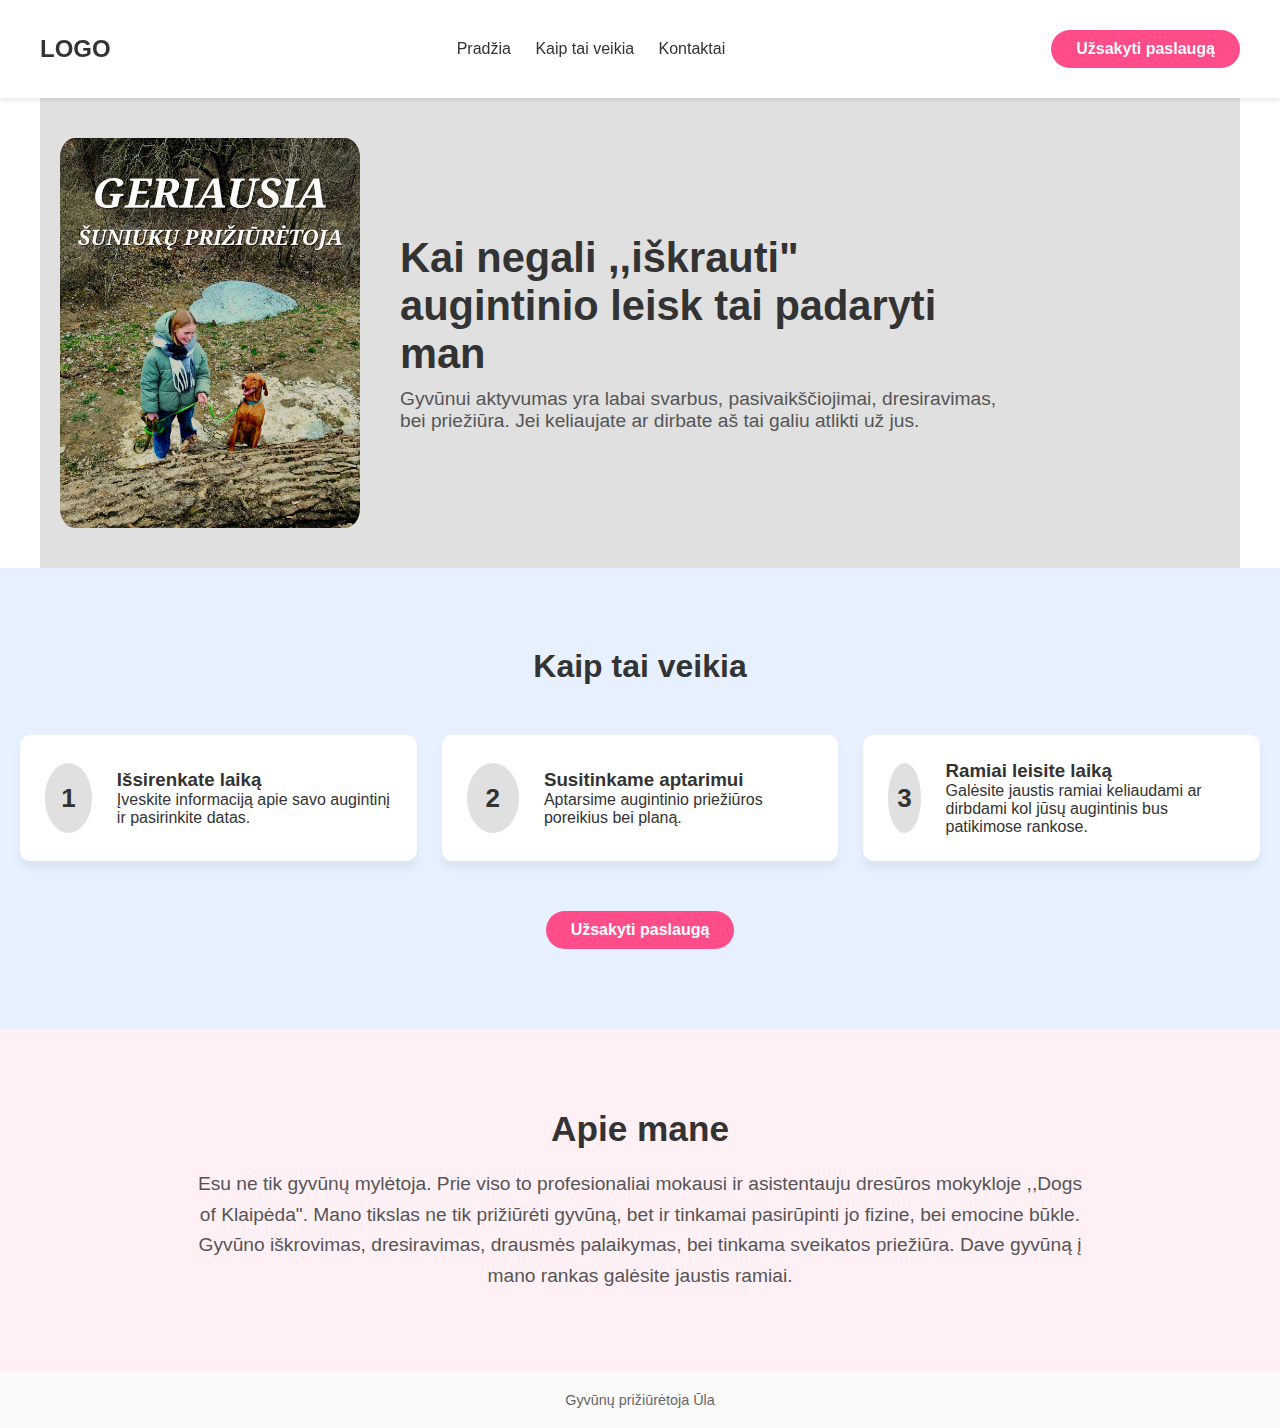
<file: index.html>
<!DOCTYPE html>
<html lang="lt">
<head>
<meta charset="UTF-8" />
<meta name="viewport" content="width=device-width, initial-scale=1" />
<title>Gyvūnų priežiūra</title>
<style>


/* Hamburger default - paslėptas desktop */
.hamburger {
  display: none;
  font-size: 28px;
  cursor: pointer;
}

/* Meniu responsyvus */
@media (max-width: 768px) {
  nav {
    display: none;
    flex-direction: column;
    position: absolute;
    top: 80px;
    right: 20px;
    background: white;
    padding: 20px;
    border-radius: 10px;
    box-shadow: 0 5px 15px rgba(0,0,0,0.1);
    z-index: 999;
    transition: all 0.3s ease;
  }
  nav.show {
    display: flex;
  }
  
  /* Hamburger matomas tik telefone */
  .hamburger {
    display: block;
    margin-left: 15px;
  }
  
  /* Mygtukas per vidurį */
  .header-buttons {
    position: absolute;
    top: 32px;
    left: 50%;
    transform: translateX(-50%);
  }
  
  header {
    flex-wrap: wrap;
    justify-content: space-between;
    position: relative;
    padding: 20px;
  }
}








:root {
  --primary: #00c0a7;
  --dark: #333;
  --light: #f9f9f9;
  --gray: #e0e0e0;
  --pink: #ff4d8a;
  --blue-pastel-bg: #e6f0ff;
}
* {
  margin: 0;
  padding: 0;
  box-sizing: border-box;
}
body {
  font-family: 'Segoe UI', sans-serif;
  color: var(--dark);
}
header {
  display: flex;
  justify-content: space-between;
  align-items: center;
  padding: 30px 40px;
  background: white;
  box-shadow: 0 2px 5px rgba(0,0,0,0.1);
  position: sticky;
  top: 0;
  z-index: 10;
}
nav a {
  margin-left: 20px;
  text-decoration: none;
  color: var(--dark);
  font-weight: 500;
}
nav a:hover {
  color: var(--primary);
}
.button-pink {
  background-color: var(--pink);
  color: white;
  border: none;
  padding: 10px 25px;
  border-radius: 30px;
  font-weight: 600;
  cursor: pointer;
  transition: background-color 0.3s ease;
  font-size: 1em;
}
.button-pink:hover {
  background-color: #e03e79;
}

/* Header buttons container */
.header-buttons {
  display: flex;
  gap: 15px;
  align-items: center;
}

/* Hero section with image and text */
.hero {
  display: flex;
  align-items: center;
  justify-content: center;
  background: var(--gray);
  padding: 40px 20px;
  max-width: 1200px;
  margin: 0 auto;
  gap: 40px;
  flex-wrap: wrap;
}
.hero-image {
  background: var(--gray);
  width: 300px;
  height: 390px;
  border-radius: 5% / 5%;
  flex-shrink: 0;
  display: flex;
  align-items: center;
  justify-content: center;
}

.hero-image {
  position: relative;
  overflow: hidden;
}
.hero-image img {
  width: 100%;
  height: 100%;
  object-fit: cover;
  
}

.hero-text {
  max-width: 605px;
  flex-grow: 1;
}
.hero-text h1 {
  font-size: 1.8em;
  margin-bottom: 10px;
}
.hero-text p {
  font-size: 1.2em;
  color: #555;
}

/* How it works full width with pastel blue background */
.how-section {
  background: var(--blue-pastel-bg);
  padding: 80px 20px;
}
.how-section h2 {
  color: var(--dark);
  text-align: center;
  font-size: 2em;
  margin-bottom: 50px;
}
.how-steps {
  display: flex;
  flex-direction: column;
  gap: 25px; /* tarpai */
  max-width: 1450px;
  margin: 0 auto;
}
.step {
  display: flex;
  align-items: center;
  background: white;
  padding: 25px;
  border-radius: 10px;
  box-shadow: 0 8px 8px rgba(0,0,0,0.05);
  opacity: 0;
  transform: translateY(40px);
  transition: all 1.1s ease;
}
.step-icon {
  width: 70px;
  height: 70px;
  background: var(--gray);
  border-radius: 50%;
  display: flex;
  align-items: center;
  justify-content: center;
  font-size: 26px;
  margin-right: 25px;
  font-weight: bold;
  color: var(--dark);
}

.step div p {
 font-size: 1em;
}

/* rožinis migtukas */
.section-button {
  display: flex;
  justify-content: center;
  margin-top: 50px;
}

.about-section {
  background: #fff0f5; /* Pastelinė spalva, galima keisti */
  padding: 80px 20px;
}

.about-content {
  max-width: 900px;
  margin: 0 auto;
  text-align: center;
}

.about-content h2 {
  font-size: 2.2em;
  margin-bottom: 20px;
  color: #333;
}

.about-content p {
  font-size: 1.2em;
  color: #555;
  line-height: 1.6em;
}


/* Poraštė */
footer {
  background: #fafafa;
  text-align: center;
  padding: 20px;
  font-size: 0.9em;
  color: #666;
}

/* Responsive */
@media (min-width: 768px) {
  .how-steps {
    flex-direction: row;
  }
  .step {
    flex: 1;
  }
  .hero {
    justify-content: flex-start;
  }
  .hero-text h1 {
    font-size: 2.6em;
  }
}
.visible {
  opacity: 1;
  transform: translateY(0);
}
</style>
</head>

<body>

<header>
  <div class="logo" style="font-size:1.5em; font-weight:bold;">LOGO</div>
  
  <!-- Navigacija -->
  <nav id="nav-menu">
    <a href="#">Pradžia</a>
    <a href="#">Kaip tai veikia</a>
    <a href="#">Kontaktai</a>
  </nav>
  
  <div class="header-buttons">
    <button class="button-pink">Užsakyti paslaugą</button>
  </div>
  
  <!-- Hamburger mygtukas -->
  <div class="hamburger" id="hamburger">
    ☰
  </div>
</header>


<section class="hero" id="hero">
  <div class="hero-image">
    <img src="suo.jpg" alt="Šuo">
  </div>
  <div class="hero-text">
    <h1>Kai negali ,,iškrauti" augintinio leisk tai padaryti man</h1>
    <p>Gyvūnui aktyvumas yra labai svarbus, pasivaikščiojimai, dresiravimas, bei priežiūra. Jei keliaujate ar dirbate aš tai galiu atlikti už jus.</p>
  </div>
</section>

<section class="how-section" id="how">
  <h2>Kaip tai veikia</h2>
  <div class="how-steps">
    <div class="step">
      <div class="step-icon">1</div>
      <div>
        <h3>Išsirenkate laiką</h3>
        <p>Įveskite informaciją apie savo augintinį ir pasirinkite datas.</p>
      </div>
    </div>
    <div class="step">
      <div class="step-icon">2</div>
      <div>
        <h3>Susitinkame aptarimui</h3>
        <p>Aptarsime augintinio priežiūros poreikius bei planą.</p>
      </div>
    </div>
    <div class="step">
      <div class="step-icon">3</div>
      <div>
        <h3>Ramiai leisite laiką</h3>
        <p>Galėsite jaustis ramiai keliaudami ar dirbdami kol jūsų augintinis bus patikimose rankose.</p>
      </div>
    </div>
  </div>
  <div class="section-button">
    <button class="button-pink">Užsakyti paslaugą</button>
  </div>
</section>

<section class="about-section" id="about">
  <div class="about-content">
    <h2>Apie mane</h2>
    <p>Esu ne tik gyvūnų mylėtoja. Prie viso to profesionaliai mokausi ir asistentauju dresūros mokykloje ,,Dogs of Klaipėda". Mano tikslas ne tik prižiūrėti gyvūną, bet ir tinkamai pasirūpinti jo fizine, bei emocine būkle. Gyvūno iškrovimas, dresiravimas, drausmės palaikymas, bei tinkama sveikatos priežiūra. Dave gyvūną į mano rankas galėsite jaustis ramiai.</p>
  </div>
</section>


<footer>
  <p> Gyvūnų prižiūrėtoja Ūla</p>
</footer>

<script>
// Scroll animacijoms
const observer = new IntersectionObserver((entries) => {
  entries.forEach(entry => {
    if(entry.isIntersecting){
      entry.target.classList.add('visible');
    }
  });
}, { threshold: 0.2 });

document.querySelectorAll('.step').forEach(el => observer.observe(el));

const hamburger = document.getElementById('hamburger');
const navMenu = document.getElementById('nav-menu');

hamburger.addEventListener('click', () => {
  navMenu.classList.toggle('show');
});

</script>

</body>
</html>
</file>
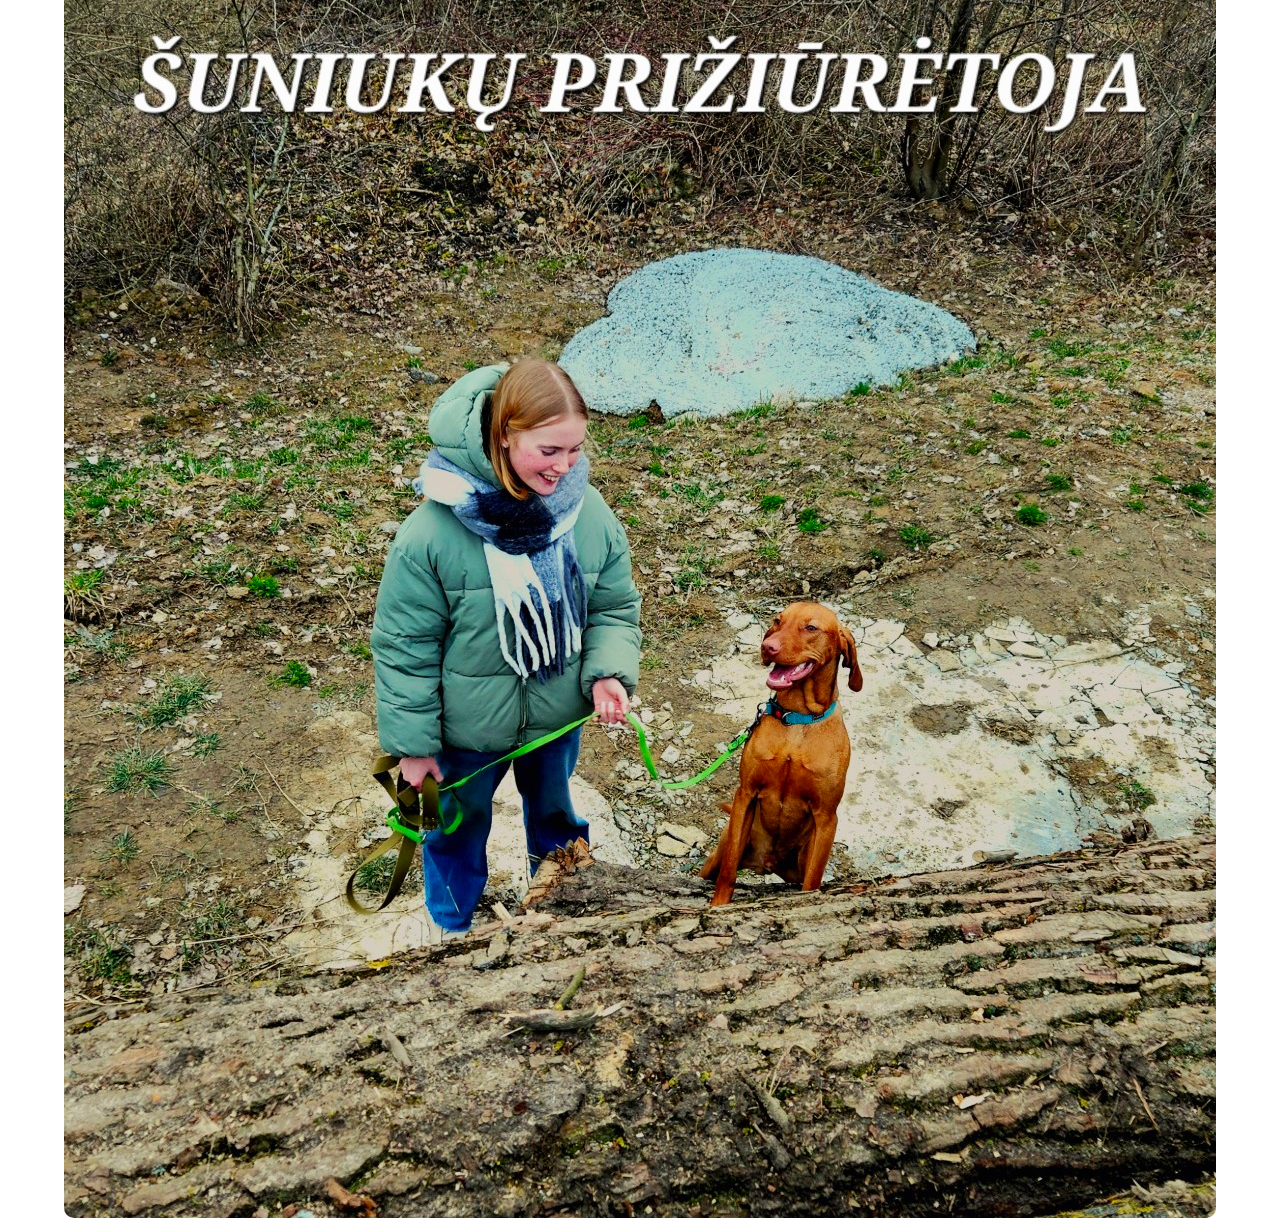
<file: New folder/index.html>
<!DOCTYPE html>
<html lang="lt">
<head>
    <meta charset="UTF-8">
    <meta name="viewport" content="width=device-width, initial-scale=1.0">
    <title>Geriausia šuniukų prižiūrėtoja</title>
    <style>
        body {
            display: flex;
            justify-content: center;
            align-items: center;
            height: 100vh;
            margin: 0;
            background-color: #fff;
        }
        img {
            max-width: 95%;
            height: auto;
            border-radius: 10px;
        }
    </style>
</head>
<body>
    <img src="nuotrauka.jpg" alt="Geriausia šuniukų prižiūrėtoja">
</body>
</html>
</file>
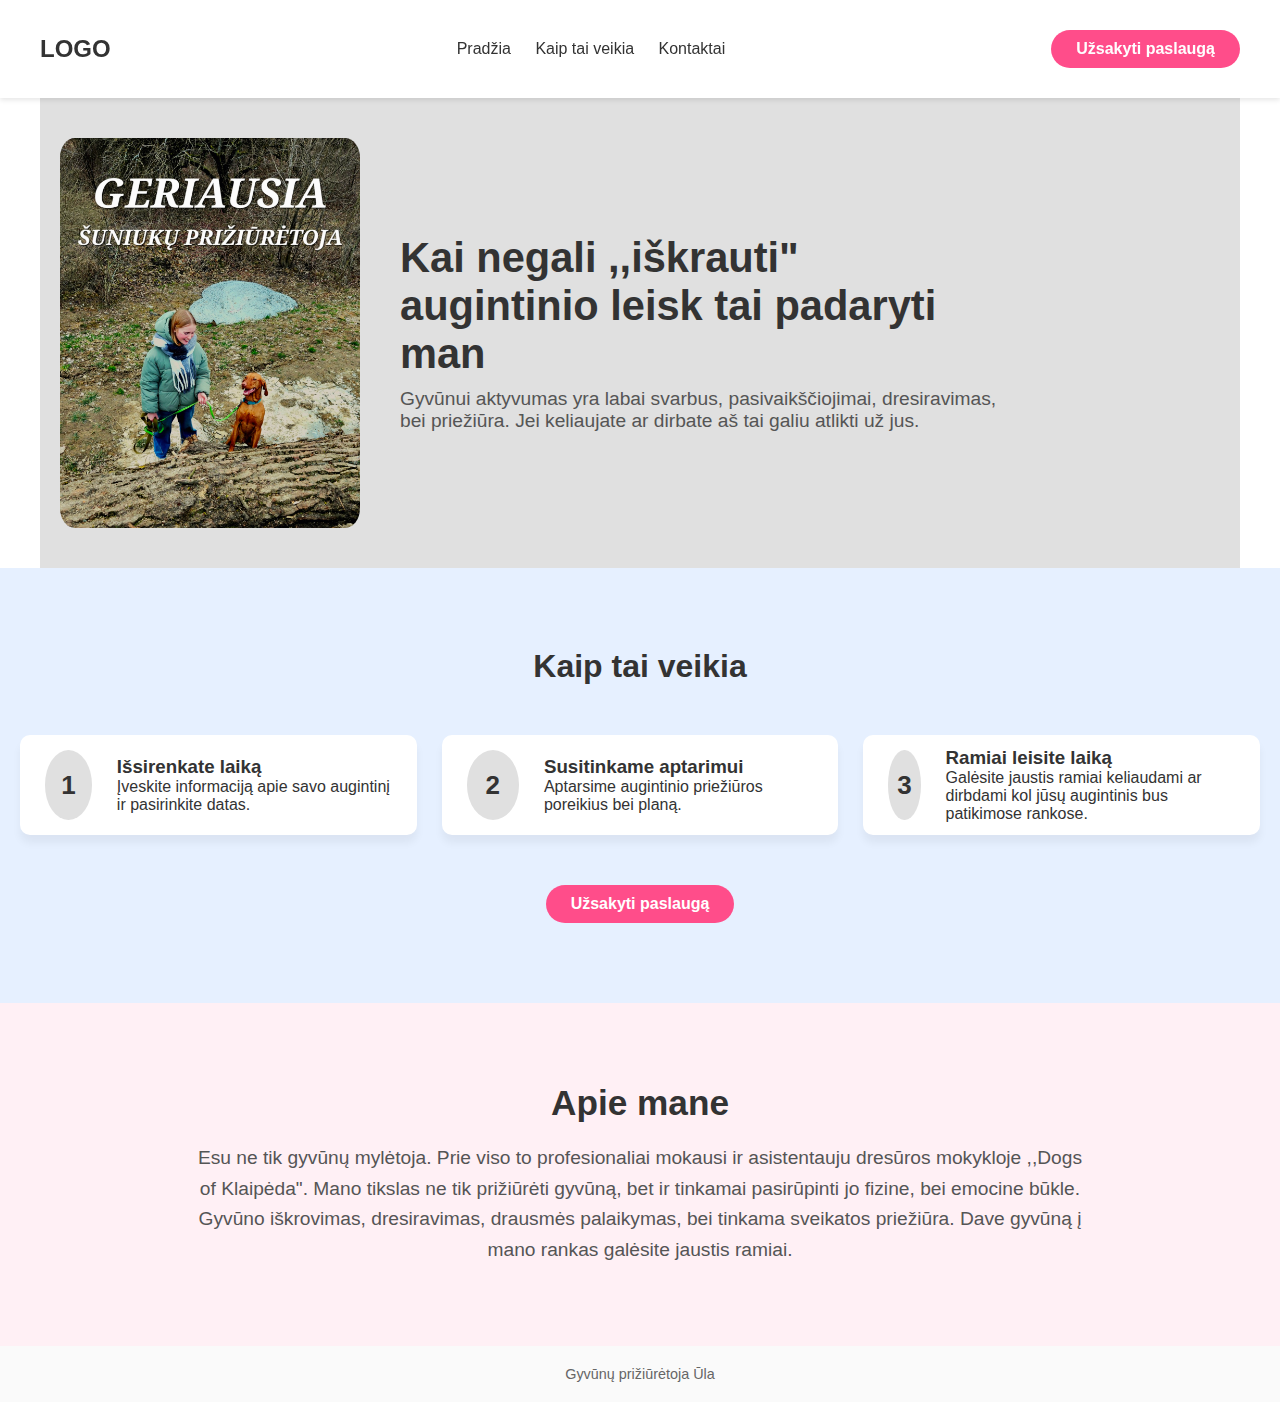
<file: 1.006.html>
<!DOCTYPE html>
<html lang="lt">
<head>
<meta charset="UTF-8" />
<meta name="viewport" content="width=device-width, initial-scale=1" />
<title>Boop Stiliaus Puslapis</title>
<style>
:root {
  --primary: #00c0a7;
  --dark: #333;
  --light: #f9f9f9;
  --gray: #e0e0e0;
  --pink: #ff4d8a;
  --blue-pastel-bg: #e6f0ff;
}
* {
  margin: 0;
  padding: 0;
  box-sizing: border-box;
}
body {
  font-family: 'Segoe UI', sans-serif;
  color: var(--dark);
}
header {
  display: flex;
  justify-content: space-between;
  align-items: center;
  padding: 30px 40px;
  background: white;
  box-shadow: 0 2px 5px rgba(0,0,0,0.1);
  position: sticky;
  top: 0;
  z-index: 10;
}
nav a {
  margin-left: 20px;
  text-decoration: none;
  color: var(--dark);
  font-weight: 500;
}
nav a:hover {
  color: var(--primary);
}
.button-pink {
  background-color: var(--pink);
  color: white;
  border: none;
  padding: 10px 25px;
  border-radius: 30px;
  font-weight: 600;
  cursor: pointer;
  transition: background-color 0.3s ease;
  font-size: 1em;
}
.button-pink:hover {
  background-color: #e03e79;
}

/* Header buttons container */
.header-buttons {
  display: flex;
  gap: 15px;
  align-items: center;
}

/* Hero section with image and text */
.hero {
  display: flex;
  align-items: center;
  justify-content: center;
  background: var(--gray);
  padding: 40px 20px;
  max-width: 1200px;
  margin: 0 auto;
  gap: 40px;
  flex-wrap: wrap;
}
.hero-image {
  background: var(--gray);
  width: 300px;
  height: 390px;
  border-radius: 5% / 5%;
  flex-shrink: 0;
  display: flex;
  align-items: center;
  justify-content: center;
}

.hero-image {
  position: relative;
  overflow: hidden;
}
.hero-image img {
  width: 100%;
  height: 100%;
  object-fit: cover;
  
}

.hero-text {
  max-width: 605px;
  flex-grow: 1;
}
.hero-text h1 {
  font-size: 1.8em;
  margin-bottom: 10px;
}
.hero-text p {
  font-size: 1.2em;
  color: #555;
}

/* How it works full width with pastel blue background */
.how-section {
  background: var(--blue-pastel-bg);
  padding: 80px 20px;
}
.how-section h2 {
  color: var(--dark);
  text-align: center;
  font-size: 2em;
  margin-bottom: 50px;
}
.how-steps {
  display: flex;
  flex-direction: column;
  gap: 25px; /* tarpai */
  max-width: 1450px;
  max-height: 100px;
  margin: 0 auto;
}
.step {
  display: flex;
  align-items: center;
  background: white;
  padding: 25px;
  border-radius: 10px;
  box-shadow: 0 8px 8px rgba(0,0,0,0.05);
  opacity: 0;
  transform: translateY(40px);
  transition: all 1.1s ease;
}
.step-icon {
  width: 70px;
  height: 70px;
  background: var(--gray);
  border-radius: 50%;
  display: flex;
  align-items: center;
  justify-content: center;
  font-size: 26px;
  margin-right: 25px;
  font-weight: bold;
  color: var(--dark);
}

.step div p {
 font-size: 1em;
}

/* rožinis migtukas */
.section-button {
  display: flex;
  justify-content: center;
  margin-top: 50px;
}

.about-section {
  background: #fff0f5; /* Pastelinė spalva, galima keisti */
  padding: 80px 20px;
}

.about-content {
  max-width: 900px;
  margin: 0 auto;
  text-align: center;
}

.about-content h2 {
  font-size: 2.2em;
  margin-bottom: 20px;
  color: #333;
}

.about-content p {
  font-size: 1.2em;
  color: #555;
  line-height: 1.6em;
}


/* Poraštė */
footer {
  background: #fafafa;
  text-align: center;
  padding: 20px;
  font-size: 0.9em;
  color: #666;
}

/* Responsive */
@media (min-width: 768px) {
  .how-steps {
    flex-direction: row;
  }
  .step {
    flex: 1;
  }
  .hero {
    justify-content: flex-start;
  }
  .hero-text h1 {
    font-size: 2.6em;
  }
}
.visible {
  opacity: 1;
  transform: translateY(0);
}
</style>
</head>
<body>

<header>
  <div class="logo" style="font-size:1.5em; font-weight:bold;">LOGO</div>
  <nav>
    <a href="#">Pradžia</a>
    <a href="#">Kaip tai veikia</a>
    <a href="#">Kontaktai</a>
  </nav>
  <div class="header-buttons">
    <button class="button-pink">Užsakyti paslaugą</button>
  </div>
</header>

<section class="hero" id="hero">
  <div class="hero-image">
    <img src="suo.jpg" alt="Šuo">
  </div>
  <div class="hero-text">
    <h1>Kai negali ,,iškrauti" augintinio leisk tai padaryti man</h1>
    <p>Gyvūnui aktyvumas yra labai svarbus, pasivaikščiojimai, dresiravimas, bei priežiūra. Jei keliaujate ar dirbate aš tai galiu atlikti už jus.</p>
  </div>
</section>

<section class="how-section" id="how">
  <h2>Kaip tai veikia</h2>
  <div class="how-steps">
    <div class="step">
      <div class="step-icon">1</div>
      <div>
        <h3>Išsirenkate laiką</h3>
        <p>Įveskite informaciją apie savo augintinį ir pasirinkite datas.</p>
      </div>
    </div>
    <div class="step">
      <div class="step-icon">2</div>
      <div>
        <h3>Susitinkame aptarimui</h3>
        <p>Aptarsime augintinio priežiūros poreikius bei planą.</p>
      </div>
    </div>
    <div class="step">
      <div class="step-icon">3</div>
      <div>
        <h3>Ramiai leisite laiką</h3>
        <p>Galėsite jaustis ramiai keliaudami ar dirbdami kol jūsų augintinis bus patikimose rankose.</p>
      </div>
    </div>
  </div>
  <div class="section-button">
    <button class="button-pink">Užsakyti paslaugą</button>
  </div>
</section>

<section class="about-section" id="about">
  <div class="about-content">
    <h2>Apie mane</h2>
    <p>Esu ne tik gyvūnų mylėtoja. Prie viso to profesionaliai mokausi ir asistentauju dresūros mokykloje ,,Dogs of Klaipėda". Mano tikslas ne tik prižiūrėti gyvūną, bet ir tinkamai pasirūpinti jo fizine, bei emocine būkle. Gyvūno iškrovimas, dresiravimas, drausmės palaikymas, bei tinkama sveikatos priežiūra. Dave gyvūną į mano rankas galėsite jaustis ramiai.</p>
  </div>
</section>


<footer>
  <p> Gyvūnų prižiūrėtoja Ūla</p>
</footer>

<script>
// Scroll animacijoms
const observer = new IntersectionObserver((entries) => {
  entries.forEach(entry => {
    if(entry.isIntersecting){
      entry.target.classList.add('visible');
    }
  });
}, { threshold: 0.2 });

document.querySelectorAll('.step').forEach(el => observer.observe(el));
</script>

</body>
</html>
</file>
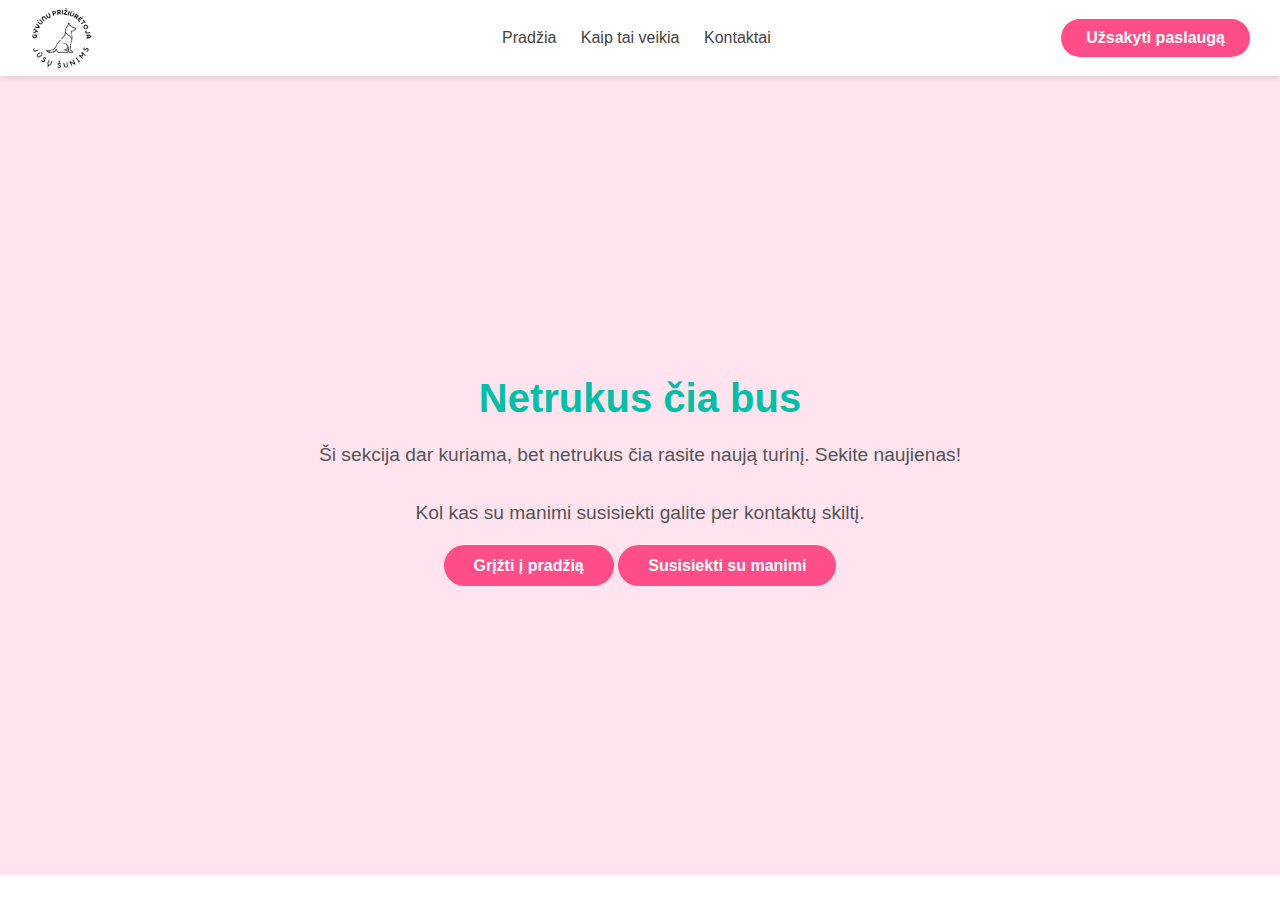
<file: coming-soon.html>
<!DOCTYPE html>
<html lang="lt">
<head>
<meta charset="UTF-8" />
<meta name="viewport" content="width=device-width, initial-scale=1" />
<link rel="stylesheet" href="style.css">
<link rel="stylesheet" href="responsive.css">
<title>Coming soon</title>
</head>


<body>
<header>

  <div class="logo">
    <a href="index.html">
      <img src="logo.png" alt="Įmonės logotipas">
    </a>
  </div>

  <!-- Navigacija -->
  <nav id="nav-menu">
    <a href="index.html">Pradžia</a>
    <a href="kaip-tai-veikia.html">Kaip tai veikia</a>
    <a href="kontaktai.html">Kontaktai</a>
  </nav>
  
  <div class="header-buttons">
    <a href="#" class="button-pink">Užsakyti paslaugą</a>
  </div>
  
  
  <!-- Hamburger mygtukas -->
  <div class="hamburger" id="hamburger">
    ☰
  </div>
</header>


<section class="coming-soon-section" id="comingSoon">
  <div class="coming-soon-content">
    <h2>Netrukus čia bus</h2>
    <p> Ši sekcija dar kuriama, bet netrukus čia rasite naują turinį. Sekite naujienas!<br><br>
    Kol kas su manimi susisiekti galite per kontaktų skiltį.</p>
      <a href="index.html" class="button-pink">Grįžti į pradžią</a>
      <a href="index.html" class="button-pink">Susisiekti su manimi</a>
  </div>
</section>

<script src="script.js"></script>
</body>
</file>
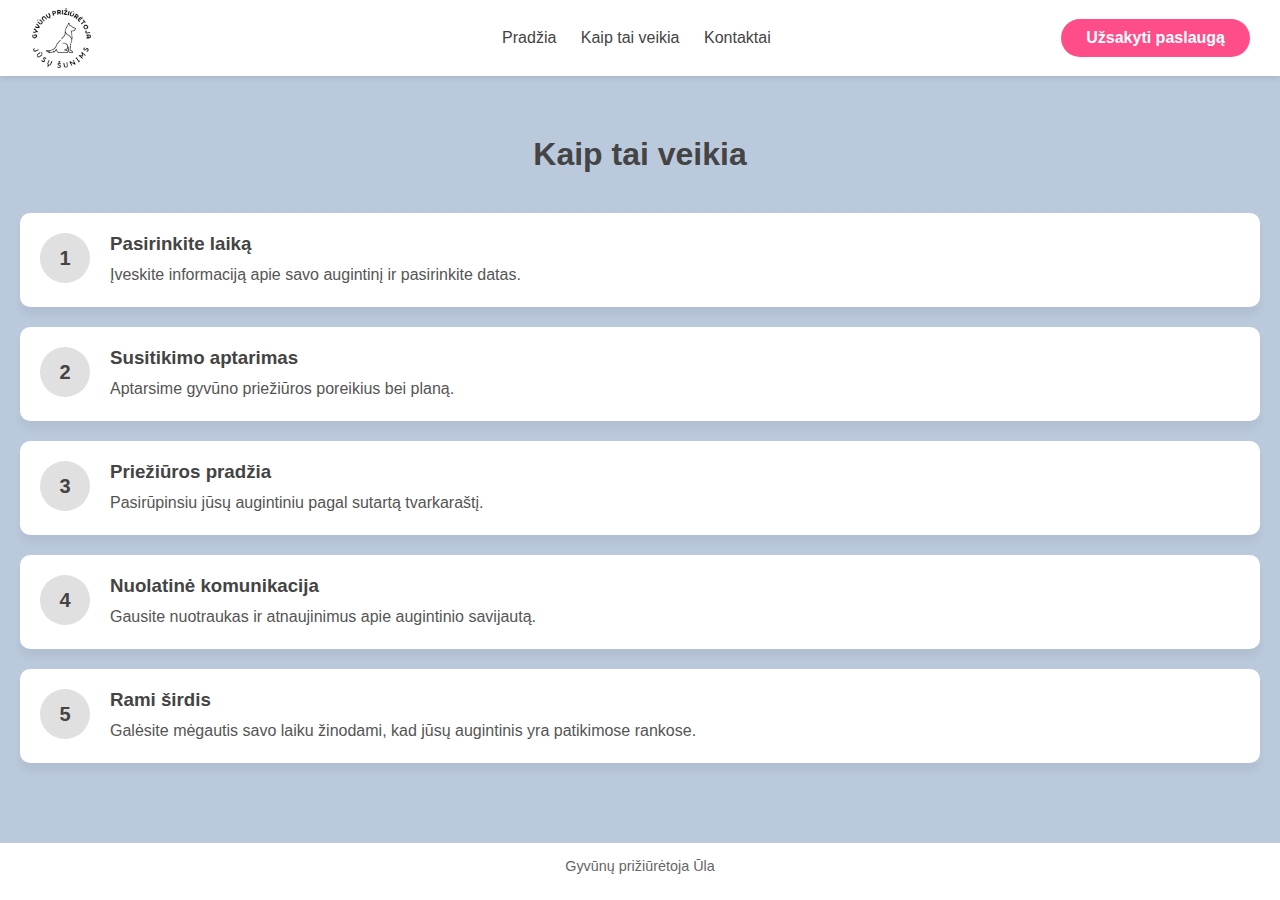
<file: kaip-tai-veikia.html>
<!DOCTYPE html>
<html lang="lt">
<head>
<meta charset="UTF-8" />
<meta name="viewport" content="width=device-width, initial-scale=1" />
<title>Kaip vyksta gyvūnų priežiūra – Ūla</title>
<meta name="description" content="Sužinokite, kaip vyksta gyvūnų priežiūra Klaipėdoje: pasivaikščiojimai, dresūra ir drausmės palaikymas.">
<link rel="stylesheet" href="style.css">
<link rel="stylesheet" href="responsive.css">
</head>


<body>
<header>

  <div class="logo">
    <a href="index.html">
      <img src="logo.png" alt="Įmonės logotipas">
    </a>
  </div>

  <!-- Navigacija -->
  <nav id="nav-menu">
    <a href="index.html">Pradžia</a>
    <a href="kaip-tai-veikia.html">Kaip tai veikia</a>
    <a href="kontaktai.html">Kontaktai</a>
  </nav>
  
  <div class="header-buttons">
    <a href="coming-soon.html" class="button-pink">Užsakyti paslaugą</a>
  </div>
  
  <!-- Hamburger mygtukas -->
  <div class="hamburger" id="hamburger">
    ☰
  </div>
</header>






<section class="how-it-works-page">
  <h2>Kaip tai veikia</h2>

  <div class="stepai">
    <div class="number">1</div>
    <div class="content">
      <h3>Pasirinkite laiką</h3>
      <p>Įveskite informaciją apie savo augintinį ir pasirinkite datas.</p>
    </div>
  </div>

  <div class="stepai">
    <div class="number">2</div>
    <div class="content">
      <h3>Susitikimo aptarimas</h3>
      <p>Aptarsime gyvūno priežiūros poreikius bei planą.</p>
    </div>
  </div>

  <div class="stepai">
    <div class="number">3</div>
    <div class="content">
      <h3>Priežiūros pradžia</h3>
      <p>Pasirūpinsiu jūsų augintiniu pagal sutartą tvarkaraštį.</p>
    </div>
  </div>

  <div class="stepai">
    <div class="number">4</div>
    <div class="content">
      <h3>Nuolatinė komunikacija</h3>
      <p>Gausite nuotraukas ir atnaujinimus apie augintinio savijautą.</p>
    </div>
  </div>

  <div class="stepai">
    <div class="number">5</div>
    <div class="content">
      <h3>Rami širdis</h3>
      <p>Galėsite mėgautis savo laiku žinodami, kad jūsų augintinis yra patikimose rankose.</p>
    </div>
  </div>

</section>



<footer>
  <p>Gyvūnų prižiūrėtoja Ūla</p>
</footer>

<script src="script.js"></script>
</body>
</html>
</file>
<file: style.css>
/* -------------- MAIN -------------- */

:root {
  --primary: #00c0a7;
  --dark: #444;
  --light: #f9f9f9;
  --gray: #e0e0e0;
  --pink: #ff4d8a;
  --blue-pastel-bg: #bbc9dd;
}
* {
  margin: 0;
  padding: 0;
  box-sizing: border-box;
}
body {
  font-family: 'Segoe UI', sans-serif;
  color: var(--dark);
}

/* Header */
header {
  display: flex;
  justify-content: space-between;
  align-items: center;
  padding: 8px 30px;
  background: rgba(255, 255, 255, 0.9);
  box-shadow: 0 2px 5px rgba(0,0,0,0.1);
  position: sticky;
  top: 0;
  z-index: 10;
}
.logo img {
  height: 60px; 
  width: auto;
  display: block;
}
.header-buttons {
  display: flex;
  gap: 15px;
}
nav {
  position: relative;
  left: 50px; /* paslinkimas į dešinę */
}
nav a {
  margin-left: 20px;
  text-decoration: none;
  color: var(--dark);
  font-weight: 500;
}
nav a:hover {
  color: var(--primary);
}

.button-pink {
  background-color: var(--pink);
  color: white;
  border: none;
  padding: 10px 25px; /*(pading sutvarkyti)*/
  border-radius: 30px;
  font-weight: 600;
  cursor: pointer;
  transition: background-color 0.3s ease;
  font-size: 1em;
  text-decoration: none; 
}
.button-pink:hover {
  background-color: #e03e79;
}


/* Footer */
footer {
  background: #ffffff;
  text-align: center;
  padding: 15px;
  font-size: 0.9em;
  color: #666;
}


/* -------------- Index -------------- */

/* Hero */
.hero {
  display: flex;
  align-items: center;
  justify-content: center;
  background: var(--gray);
  padding: 40px 20px;
  max-width: 1200px;
  margin: 0 auto;
  gap: 40px;
  flex-wrap: wrap;
}

.hero-image-slider {
  display: flex;
  gap: 10px;
  overflow-x: auto;
  scroll-snap-type: x mandatory;
  -webkit-overflow-scrolling: touch;
  background: var(--gray);
  padding: 10px;
  border-radius: 10px;
  max-width: 320px; 
}
.hero-image-slider img {
  flex-shrink: 0;
  width: 300px;
  height: 390px;
  object-fit: cover;
  border-radius: 5% / 5%;
  scroll-snap-align: center;
}

.hero-text {
  max-width: 605px;
  flex-grow: 1;
}
.hero-text h1 {
  font-size: 1.8em;
  margin-bottom: 10px;
}
.hero-text p {
  font-size: 1.2em;
  color: #555;
}


/* How */
.how-section {
  background: var(--blue-pastel-bg);
  padding: 80px 20px;
}
.how-section h2 {
  color: var(--dark);
  text-align: center;
  font-size: 2em;
  margin-bottom: 50px;
}
.how-steps {
  display: flex;
  flex-direction: column;
  gap: 20px; /* tarpai */
  max-width: 1450px;
  margin: 0 auto;
}
.step {
  display: flex;
  gap: 1px;
  align-items: center;
  background: rgba(255, 255, 255, 0.8);
  padding: 15px;
  border-radius: 15px;
  box-shadow: 0 8px 8px rgba(0,0,0,0.05);
  opacity: 0;
  transform: translateY(40px);
  transition: all 1.1s ease;
}
.step-icon {
  flex: 0 0 auto;
  width: 40px;
  height: 60px;
  background: rgba(122, 135, 146, 0.514);
  border-radius: 80%;
  display: flex;
  align-items: center;
  justify-content: center;
  font-size: 26px;
  margin-right: 25px;
  font-weight: bold;
  color: rgb(255, 255, 255);
}
.step div p {
 font-size: 1em;
}

.section-button {
  display: flex;
  justify-content: center;
  margin-top: 50px;
}

/*About*/
.about-section {
  background: #fff0f5; /* Pastelinė spalva, galima keisti */
  padding: 80px 20px;
}
.about-content {
  max-width: 900px;
  margin: 0 auto;
  text-align: center;
}
.about-content h2 {
  font-size: 2.2em;
  margin-bottom: 20px;
  color: #333;
}
.about-content p {
  font-size: 1.2em;
  color: #555;
  line-height: 1.6em;
} 

/* -------------- Kaip tai veikia -------------- */

/* How section */
.how-it-works-page {
  background: var(--blue-pastel-bg);
  padding: 60px 20px;
}
.how-it-works-page h2 {
  text-align: center;
  font-size: 2em;
  margin-bottom: 40px;
}
.stepai {
  display: flex;
  align-items: flex-start;
  background: white;
  padding: 20px;
  border-radius: 10px;
  box-shadow: 0 8px 8px rgba(0,0,0,0.05);
  margin-bottom: 20px;
}
.number {
  width: 50px;
  height: 50px;
  background: var(--gray);
  border-radius: 50%;
  display: flex;
  align-items: center;
  justify-content: center;
  font-size: 20px;
  font-weight: bold;
  margin-right: 20px;
}
.content h3 {
  margin-bottom: 8px;
}
.content p {
  color: #555;
  line-height: 1.5em;
}

/* -------------- Kontaktai -------------- */

/* Contact section */
.contact-section {
  background: rgb(218, 201, 255);
  padding: 60px 20px;
}
.contact-content {
  max-width: 1100px;
  margin: 0 auto;
  display: flex;
  align-items: center;
  gap: 40px;
  flex-wrap: wrap;
}
.contact-text {
  flex: 1;
}
.contact-text h2 {
  font-size: 2em;
  margin-bottom: 20px;
}
.contact-text p {
  font-size: 1.1em;
  color: #555;
  margin-bottom: 10px;
}
.contact-info {
  margin-top: 20px;
}
.contact-info p {
  font-size: 1.1em;
  margin: 8px 0;
}
.contact-info span {
  font-weight: bold;
  color: var(--primary);
}
.contact-section a {
  position: relative;
  font-weight: 500;
  color: #1f0855;
  text-decoration: none;
}

.contact-section a::after {
  content: "";
  position: absolute;
  left: 50%;
  bottom: -2px;
  width: 0;
  height: 2px;
  background: #ff5722;
  transition: all 0.3s ease;
}

.contact-section a:hover::after {
  left: 0;
  width: 100%;
}


/* Image */
.contact-image {
  flex: 1;
  text-align: center;
}
.contact-image img {
  max-width: 100%;
  border-radius: 10px;
  box-shadow: 0 5px 15px rgba(0,0,0,0.1);
}

/* -------------- Coming Soon -------------- */


/* Coming Soon Section */
.coming-soon-section {
  background: #ffe4f0; /* pastelinis fonas, panašus į tavo svetainę */
  padding: 300px 20px;
  display: flex;
  justify-content: center;
  align-items: center;
  text-align: center;
}

.coming-soon-content {
  max-width: 700px;
}

.coming-soon-content h2 {
  font-size: 2.5em;
  color: var(--primary);
  margin-bottom: 20px;
}

.coming-soon-content p {
  font-size: 1.2em;
  color: #555;
  margin-bottom: 30px;
  line-height: 1.5em;
}

.coming-soon-content .button-pink {
  background-color: var(--pink);
  color: white;
  padding: 12px 30px;
  border-radius: 30px;
  font-weight: 600;
  text-decoration: none;
  transition: background-color 0.3s ease;
}

.coming-soon-content .button-pink:hover {
  background-color: #e03e79;
}

/* Mobile responsiveness */
@media (max-width: 768px) {
  .coming-soon-content h2 {
    font-size: 2em;
  }
  .coming-soon-content p {
    font-size: 1em;
  }
}
</file>
<file: responsive.css>
/* -------------- Main -------------- */

/*Header*/
.hamburger {
  display: none;
  font-size: 28px;
  cursor: pointer;
}

@media (max-width: 768px) {
  nav {
    display: none;
    flex-direction: column;
    position: absolute;
    top: 80px;
    right: 20px;
    background: white;
    padding: 20px;
    border-radius: 10px;
    box-shadow: 0 5px 15px rgba(0,0,0,0.1);
    z-index: 999;
    transition: all 0.3s ease;
  }
  nav.show {
    display: flex;
  }
  
  /* Hamburger matomas tik telefone */
  .hamburger {
    display: block;
    margin-left: 15px;
  }
  
  .header-buttons .button-pink {
    padding: 10px 18px;   /* mažesnis padding */
    font-size: 0.9em;    /* mažesnis tekstas */
  }

  .header-buttons {
    top: 20px; /* šiek tiek aukščiau */
  }

  
  header {
    flex-wrap: wrap;
    justify-content: space-between;
    position: relative;
    padding: 20px;
  }
}

/* -------------- Index -------------- */

.hero-image-slider::-webkit-scrollbar {
  display: none; /* paslėpti scroll juostą telefone */
}

@media (min-width: 768px) {
  .how-steps {
    flex-direction: row;
  }
  .step {
    flex: 1;
  }
  .hero {
    justify-content: flex-start;
  }
  .hero-text h1 {
    font-size: 2.6em;
  }
}
.visible {
  opacity: 1;
  transform: translateY(0);
}

/* -------------- Kontaktai -------------- */

@media (max-width: 768px) {
  .contact-content {
    flex-direction: column; 
    gap: 20px; 
  }
  .contact-image {
    text-align: center;
  }
}
</file>
